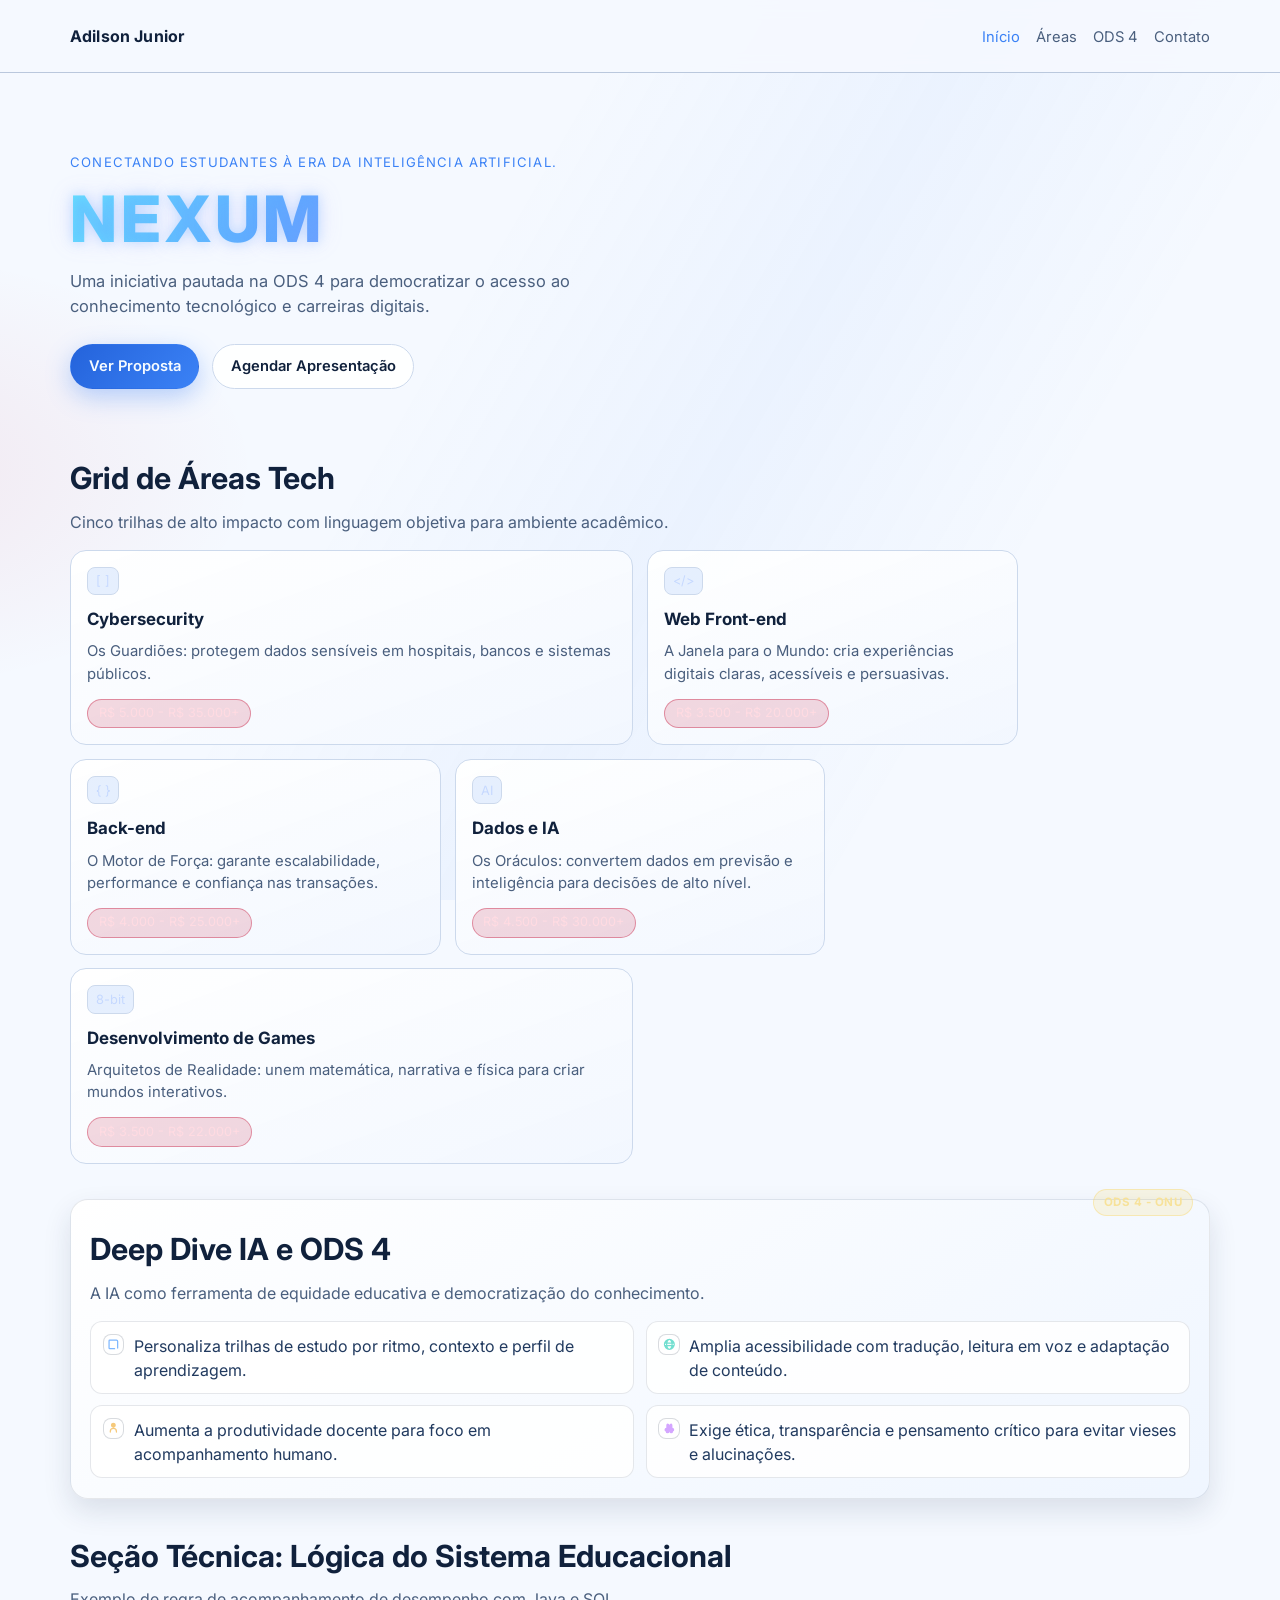
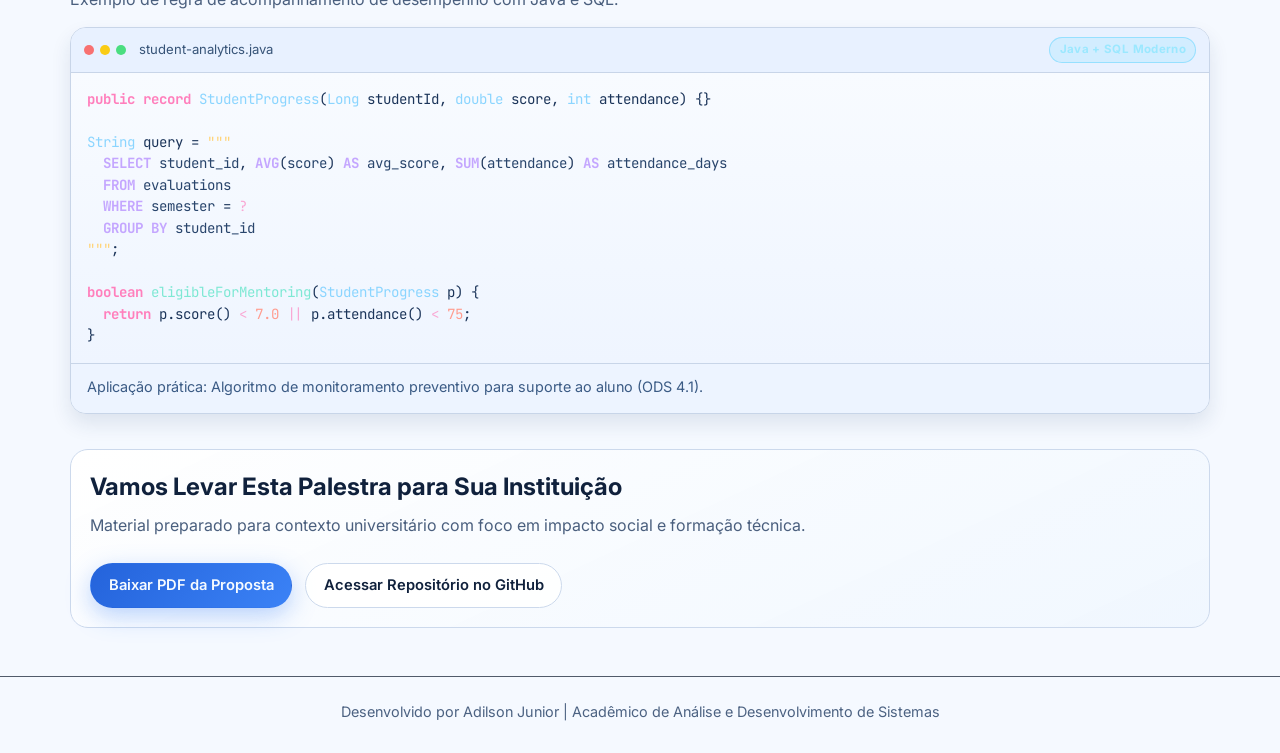
<file: index.html>
<!DOCTYPE html>
<html lang="pt-BR">
<head>
  <meta charset="UTF-8" />
  <meta name="viewport" content="width=device-width, initial-scale=1.0" />
  <title>Tecnologia, IA e ODS 4 | Proposta de Palestra</title>
  <meta name="description" content="Landing page de proposta de palestra universitária sobre tecnologia, IA e ODS 4." />
  <link rel="preconnect" href="https://fonts.googleapis.com" />
  <link rel="preconnect" href="https://fonts.gstatic.com" crossorigin />
  <link href="https://fonts.googleapis.com/css2?family=Fira+Code:wght@400;500;700&family=Inter:wght@400;500;600;700;800&family=JetBrains+Mono:wght@400;500;700&display=swap" rel="stylesheet" />
  <link rel="stylesheet" href="style.css" />
</head>
<body>
  <div class="page-glow" aria-hidden="true"></div>

  <header class="site-header">
    <div class="container header-inner">
      <a class="brand" href="#inicio">Adilson Junior</a>
      <button class="menu-toggle" type="button" aria-expanded="false" aria-controls="menu-principal" aria-label="Abrir menu">
        Menu
      </button>
      <nav aria-label="Menu principal">
        <ul class="menu" id="menu-principal">
          <li><a href="#inicio">Início</a></li>
          <li><a href="#areas">Áreas</a></li>
          <li><a href="#ods4">ODS 4</a></li>
          <li><a href="#contato">Contato</a></li>
        </ul>
      </nav>
    </div>
  </header>

  <main>
    <!-- Hierarquia visual: Hero primeiro para contexto e conversao imediata -->
    <section class="hero container reveal" id="inicio">
      <p class="eyebrow">Conectando estudantes à era da Inteligência Artificial.</p>
      <h1><span class="nexum-word">NEXUM</span></h1>
      <p class="hero-subtitle">
        Uma iniciativa pautada na ODS 4 para democratizar o acesso ao conhecimento tecnológico e carreiras digitais.
      </p>
      <div class="hero-actions">
        <a class="btn btn-primary" id="open-proposta" href="#proposta-detalhada" aria-controls="proposta-detalhada" aria-expanded="false">Ver Proposta</a>
        <a class="btn btn-ghost" href="#contato">Agendar Apresentação</a>
      </div>
    </section>

    <section class="container proposal-shell reveal" id="proposta-detalhada">
      <article class="proposal-paper" aria-label="Proposta detalhada NEXUM">
        <div class="proposal-head">
          <h2>Proposta Detalhada</h2>
          <p>Estrutura orientada por impacto educacional, empregabilidade e competências digitais para o século XXI.</p>
        </div>

        <div class="proposal-pillars">
          <article class="pillar-card">
            <div class="pillar-head">
              <span class="pillar-icon" aria-hidden="true">
                <svg viewBox="0 0 24 24" role="presentation" focusable="false">
                  <path d="M12 3l7.5 3v6c0 4.5-3.1 7.8-7.5 9-4.4-1.2-7.5-4.5-7.5-9V6L12 3zm0 2.2L6.5 7.1V12c0 3.5 2.3 6.2 5.5 7.3 3.2-1.1 5.5-3.8 5.5-7.3V7.1L12 5.2z"/>
                </svg>
              </span>
              <span class="pillar-badge badge-pedagogico">ODS 4 + Ética</span>
            </div>
            <h3>Pedagógico</h3>
            <p>Foco na ODS 4 com práticas inclusivas, aprendizagem ativa e ética na aplicação de IA em contexto educacional.</p>
          </article>

          <article class="pillar-card">
            <div class="pillar-head">
              <span class="pillar-icon" aria-hidden="true">
                <svg viewBox="0 0 24 24" role="presentation" focusable="false">
                  <path d="M9 3h6l1 2h3a2 2 0 012 2v10a2 2 0 01-2 2H5a2 2 0 01-2-2V7a2 2 0 012-2h3l1-2zm0 2l-.6 1.2-.5.8H5v10h14V7h-2.9l-.5-.8L15 5H9zm3 4a3 3 0 110 6 3 3 0 010-6z"/>
                </svg>
              </span>
              <span class="pillar-badge badge-profissional">Mercado e Salários</span>
            </div>
            <h3>Profissional</h3>
            <p>Leitura de mercado e faixas salariais para orientar escolhas de carreira digital com visão estratégica de futuro.</p>
          </article>

          <article class="pillar-card">
            <div class="pillar-head">
              <span class="pillar-icon" aria-hidden="true">
                <svg viewBox="0 0 24 24" role="presentation" focusable="false">
                  <path d="M4 5a2 2 0 012-2h12a2 2 0 012 2v9a2 2 0 01-2 2h-5l-2 3-2-3H6a2 2 0 01-2-2V5zm2 0v9h4.1l1.9 2.8 1.9-2.8H18V5H6zm2.5 3h7v2h-7V8zm0 3h5v2h-5v-2z"/>
                </svg>
              </span>
              <span class="pillar-badge badge-tecnico">Letramento Digital</span>
            </div>
            <h3>Técnico</h3>
            <p>Letramento digital com base prática: lógica, ferramentas de desenvolvimento e uso crítico de plataformas inteligentes.</p>
          </article>
        </div>

        <p class="proposal-highlight">Preparamos o estudante não apenas para consumir tecnologia, mas para liderar a próxima revolução digital.</p>

        <a class="btn btn-primary proposal-cta" href="#contato">Solicitar Cronograma Completo</a>
      </article>
    </section>

    <!-- Hierarquia visual: Bento grid como prova de repertorio tecnico e mercado -->
    <section class="container reveal" id="areas">
      <div class="section-title">
        <h2>Grid de Áreas Tech</h2>
        <p>Cinco trilhas de alto impacto com linguagem objetiva para ambiente acadêmico.</p>
      </div>

      <div class="bento-grid">
        <article class="bento-card bento-lg">
          <span class="card-icon">[ ]</span>
          <h3>Cybersecurity</h3>
          <p>Os Guardiões: protegem dados sensíveis em hospitais, bancos e sistemas públicos.</p>
          <span class="salary-badge">R$ 5.000 - R$ 35.000+</span>
        </article>

        <article class="bento-card">
          <span class="card-icon">&lt;/&gt;</span>
          <h3>Web Front-end</h3>
          <p>A Janela para o Mundo: cria experiências digitais claras, acessíveis e persuasivas.</p>
          <span class="salary-badge">R$ 3.500 - R$ 20.000+</span>
        </article>

        <article class="bento-card">
          <span class="card-icon">{ }</span>
          <h3>Back-end</h3>
          <p>O Motor de Força: garante escalabilidade, performance e confiança nas transações.</p>
          <span class="salary-badge">R$ 4.000 - R$ 25.000+</span>
        </article>

        <article class="bento-card">
          <span class="card-icon">AI</span>
          <h3>Dados e IA</h3>
          <p>Os Oráculos: convertem dados em previsão e inteligência para decisões de alto nível.</p>
          <span class="salary-badge">R$ 4.500 - R$ 30.000+</span>
        </article>

        <article class="bento-card bento-wide">
          <span class="card-icon">8-bit</span>
          <h3>Desenvolvimento de Games</h3>
          <p>Arquitetos de Realidade: unem matemática, narrativa e física para criar mundos interativos.</p>
          <span class="salary-badge">R$ 3.500 - R$ 22.000+</span>
        </article>
      </div>
    </section>

    <!-- Hierarquia visual: bloco estrategico da ODS 4 com profundidade conceitual -->
    <section class="container reveal" id="ods4">
      <article class="deep-dive">
        <span class="ods-badge">ODS 4 - ONU</span>
        <div class="section-title">
          <h2>Deep Dive IA e ODS 4</h2>
          <p>A IA como ferramenta de equidade educativa e democratização do conhecimento.</p>
        </div>
        <ul class="check-list">
          <li>
            <span class="check-icon icon-study" aria-hidden="true">
              <svg viewBox="0 0 24 24" role="presentation" focusable="false">
                <path d="M4 6a2 2 0 0 1 2-2h11a3 3 0 0 1 3 3v11a1 1 0 1 1-2 0V7a1 1 0 0 0-1-1H6v12h8a1 1 0 1 1 0 2H6a2 2 0 0 1-2-2V6z"/>
              </svg>
            </span>
            <span>Personaliza trilhas de estudo por ritmo, contexto e perfil de aprendizagem.</span>
          </li>
          <li>
            <span class="check-icon icon-globe" aria-hidden="true">
              <svg viewBox="0 0 24 24" role="presentation" focusable="false">
                <path d="M12 3a9 9 0 1 1 0 18 9 9 0 0 1 0-18zm0 2c-1.2 0-2.4 1.6-3 4h6c-.6-2.4-1.8-4-3-4zm-3.4 6a16 16 0 0 0 0 2h6.8a16 16 0 0 0 0-2H8.6zm-3.5 0a7 7 0 0 0 0 2h1.5a18 18 0 0 1 0-2H5.1zm12.3 0a18 18 0 0 1 0 2h1.5a7 7 0 0 0 0-2h-1.5zM9 15c.6 2.4 1.8 4 3 4s2.4-1.6 3-4H9z"/>
              </svg>
            </span>
            <span>Amplia acessibilidade com tradução, leitura em voz e adaptação de conteúdo.</span>
          </li>
          <li>
            <span class="check-icon icon-mentor" aria-hidden="true">
              <svg viewBox="0 0 24 24" role="presentation" focusable="false">
                <path d="M12 3a4 4 0 1 1 0 8 4 4 0 0 1 0-8zm-6 14a6 6 0 0 1 12 0v1a1 1 0 1 1-2 0v-1a4 4 0 0 0-8 0v1a1 1 0 1 1-2 0v-1z"/>
              </svg>
            </span>
            <span>Aumenta a produtividade docente para foco em acompanhamento humano.</span>
          </li>
          <li>
            <span class="check-icon icon-brain" aria-hidden="true">
              <svg viewBox="0 0 24 24" role="presentation" focusable="false">
                <path d="M9 4a3 3 0 0 1 3 3v10a3 3 0 1 1-6 0 3 3 0 0 1 1-5.8V7a3 3 0 0 1 2-3zm6 0a3 3 0 0 1 2 3v4.2A3 3 0 0 1 18 17a3 3 0 1 1-6 0V7a3 3 0 0 1 3-3z"/>
              </svg>
            </span>
            <span>Exige ética, transparência e pensamento crítico para evitar vieses e alucinações.</span>
          </li>
        </ul>
      </article>
    </section>

    <!-- Hierarquia visual: evidenciar capacidade tecnica sem quebrar o fluxo da narrativa -->
    <section class="container reveal" id="tecnica">
      <div class="section-title">
        <h2>Seção Técnica: Lógica do Sistema Educacional</h2>
        <p>Exemplo de regra de acompanhamento de desempenho com Java e SQL.</p>
      </div>

      <article class="terminal-card" aria-label="Snippet de código em Java e SQL">
        <div class="terminal-top">
          <span class="terminal-dot"></span><span class="terminal-dot"></span><span class="terminal-dot"></span>
          <p>student-analytics.java</p>
          <span class="code-badge">Java + SQL Moderno</span>
        </div>
        <pre><code><span class="tok-key">public</span> <span class="tok-key">record</span> <span class="tok-type">StudentProgress</span>(<span class="tok-type">Long</span> studentId, <span class="tok-type">double</span> score, <span class="tok-type">int</span> attendance) {}

<span class="tok-type">String</span> query = <span class="tok-str">"""</span>
  <span class="tok-sql-key">SELECT</span> <span class="tok-var">student_id</span>, <span class="tok-sql-key">AVG</span>(<span class="tok-var">score</span>) <span class="tok-sql-key">AS</span> <span class="tok-var">avg_score</span>, <span class="tok-sql-key">SUM</span>(<span class="tok-var">attendance</span>) <span class="tok-sql-key">AS</span> <span class="tok-var">attendance_days</span>
  <span class="tok-sql-key">FROM</span> <span class="tok-var">evaluations</span>
  <span class="tok-sql-key">WHERE</span> <span class="tok-var">semester</span> = <span class="tok-op">?</span>
  <span class="tok-sql-key">GROUP BY</span> <span class="tok-var">student_id</span>
<span class="tok-str">"""</span>;

<span class="tok-key">boolean</span> <span class="tok-fn">eligibleForMentoring</span>(<span class="tok-type">StudentProgress</span> p) {
  <span class="tok-key">return</span> p.score() <span class="tok-op">&lt;</span> <span class="tok-num">7.0</span> <span class="tok-op">||</span> p.attendance() <span class="tok-op">&lt;</span> <span class="tok-num">75</span>;
}</code></pre>
        <p class="code-legend">Aplicação prática: Algoritmo de monitoramento preventivo para suporte ao aluno (ODS 4.1).</p>
      </article>
    </section>

    <section class="container reveal" id="contato">
      <article class="cta-final">
        <h2>Vamos Levar Esta Palestra para Sua Instituição</h2>
        <p>Material preparado para contexto universitário com foco em impacto social e formação técnica.</p>
        <div class="hero-actions">
          <a class="btn btn-primary" href="#">Baixar PDF da Proposta</a>
          <a class="btn btn-ghost" href="#">Acessar Repositório no GitHub</a>
        </div>
      </article>
    </section>
  </main>

  <footer class="site-footer">
    <div class="container">
      <p>Desenvolvido por Adilson Junior | Acadêmico de Análise e Desenvolvimento de Sistemas</p>
    </div>
  </footer>

  <script src="script.js"></script>
</body>
</html>
</file>
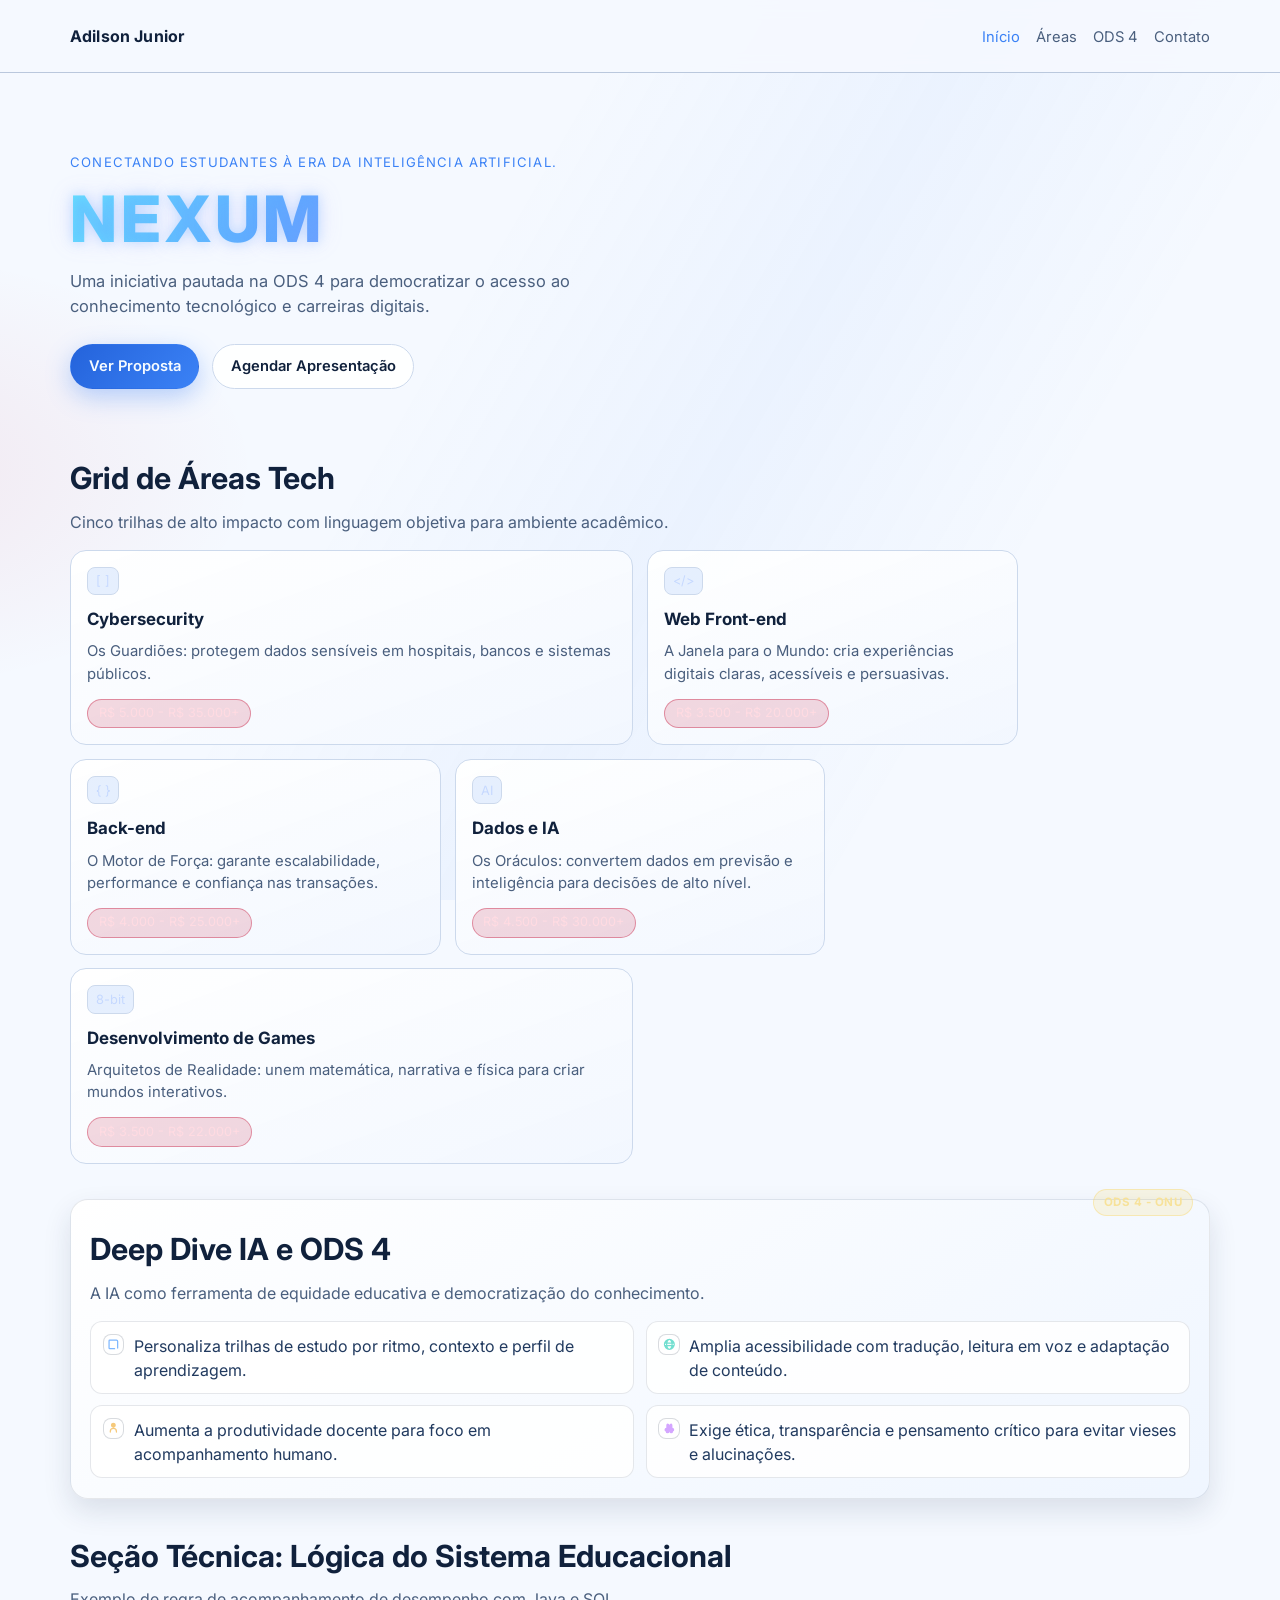
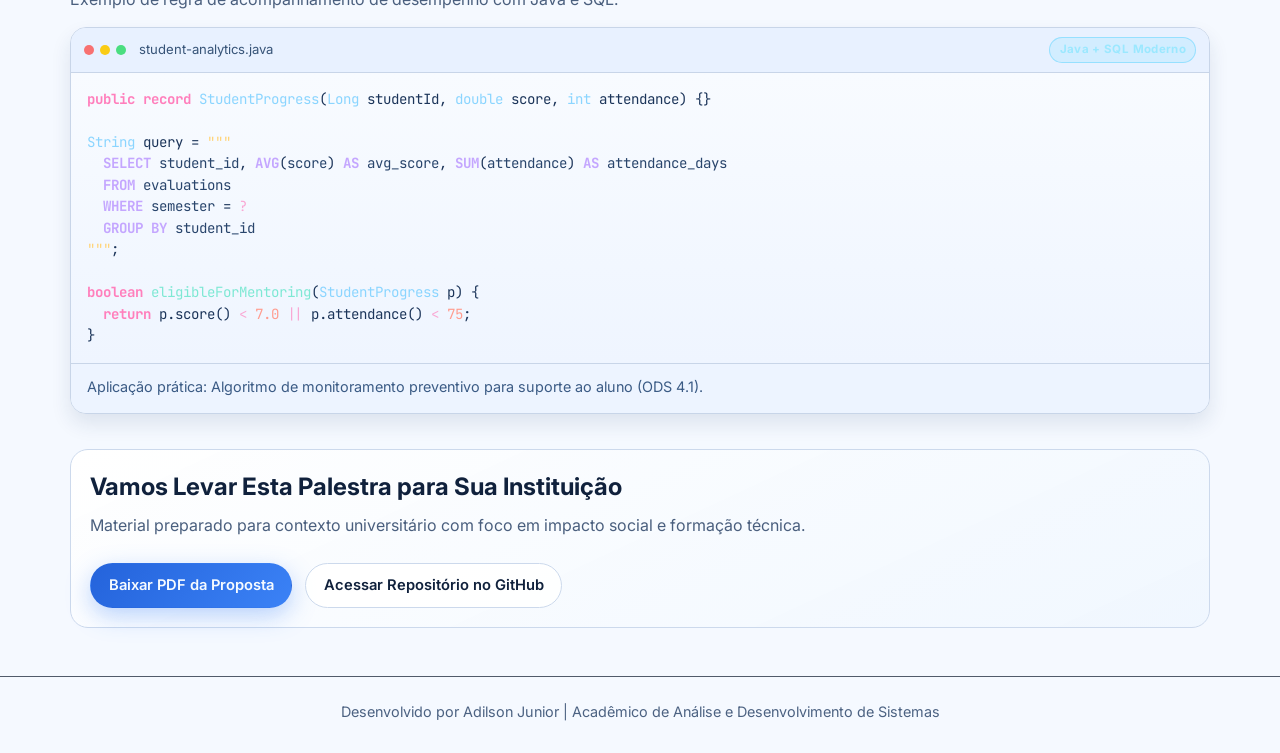
<file: docs/index.html>
<!DOCTYPE html>
<html lang="pt-BR">
<head>
  <meta charset="UTF-8" />
  <meta name="viewport" content="width=device-width, initial-scale=1.0" />
  <title>Tecnologia, IA e ODS 4 | Proposta de Palestra</title>
  <meta name="description" content="Landing page de proposta de palestra universitária sobre tecnologia, IA e ODS 4." />
  <link rel="preconnect" href="https://fonts.googleapis.com" />
  <link rel="preconnect" href="https://fonts.gstatic.com" crossorigin />
  <link href="https://fonts.googleapis.com/css2?family=Fira+Code:wght@400;500;700&family=Inter:wght@400;500;600;700;800&family=JetBrains+Mono:wght@400;500;700&display=swap" rel="stylesheet" />
  <link rel="stylesheet" href="style.css" />
</head>
<body>
  <div class="page-glow" aria-hidden="true"></div>

  <header class="site-header">
    <div class="container header-inner">
      <a class="brand" href="#inicio">Adilson Junior</a>
      <button class="menu-toggle" type="button" aria-expanded="false" aria-controls="menu-principal" aria-label="Abrir menu">
        Menu
      </button>
      <nav aria-label="Menu principal">
        <ul class="menu" id="menu-principal">
          <li><a href="#inicio">Início</a></li>
          <li><a href="#areas">Áreas</a></li>
          <li><a href="#ods4">ODS 4</a></li>
          <li><a href="#contato">Contato</a></li>
        </ul>
      </nav>
    </div>
  </header>

  <main>
    <!-- Hierarquia visual: Hero primeiro para contexto e conversao imediata -->
    <section class="hero container reveal" id="inicio">
      <p class="eyebrow">Conectando estudantes à era da Inteligência Artificial.</p>
      <h1><span class="nexum-word">NEXUM</span></h1>
      <p class="hero-subtitle">
        Uma iniciativa pautada na ODS 4 para democratizar o acesso ao conhecimento tecnológico e carreiras digitais.
      </p>
      <div class="hero-actions">
        <a class="btn btn-primary" id="open-proposta" href="#proposta-detalhada" aria-controls="proposta-detalhada" aria-expanded="false">Ver Proposta</a>
        <a class="btn btn-ghost" href="#contato">Agendar Apresentação</a>
      </div>
    </section>

    <section class="container proposal-shell reveal" id="proposta-detalhada">
      <article class="proposal-paper" aria-label="Proposta detalhada NEXUM">
        <div class="proposal-head">
          <h2>Proposta Detalhada</h2>
          <p>Estrutura orientada por impacto educacional, empregabilidade e competências digitais para o século XXI.</p>
        </div>

        <div class="proposal-pillars">
          <article class="pillar-card">
            <div class="pillar-head">
              <span class="pillar-icon" aria-hidden="true">
                <svg viewBox="0 0 24 24" role="presentation" focusable="false">
                  <path d="M12 3l7.5 3v6c0 4.5-3.1 7.8-7.5 9-4.4-1.2-7.5-4.5-7.5-9V6L12 3zm0 2.2L6.5 7.1V12c0 3.5 2.3 6.2 5.5 7.3 3.2-1.1 5.5-3.8 5.5-7.3V7.1L12 5.2z"/>
                </svg>
              </span>
              <span class="pillar-badge badge-pedagogico">ODS 4 + Ética</span>
            </div>
            <h3>Pedagógico</h3>
            <p>Foco na ODS 4 com práticas inclusivas, aprendizagem ativa e ética na aplicação de IA em contexto educacional.</p>
          </article>

          <article class="pillar-card">
            <div class="pillar-head">
              <span class="pillar-icon" aria-hidden="true">
                <svg viewBox="0 0 24 24" role="presentation" focusable="false">
                  <path d="M9 3h6l1 2h3a2 2 0 012 2v10a2 2 0 01-2 2H5a2 2 0 01-2-2V7a2 2 0 012-2h3l1-2zm0 2l-.6 1.2-.5.8H5v10h14V7h-2.9l-.5-.8L15 5H9zm3 4a3 3 0 110 6 3 3 0 010-6z"/>
                </svg>
              </span>
              <span class="pillar-badge badge-profissional">Mercado e Salários</span>
            </div>
            <h3>Profissional</h3>
            <p>Leitura de mercado e faixas salariais para orientar escolhas de carreira digital com visão estratégica de futuro.</p>
          </article>

          <article class="pillar-card">
            <div class="pillar-head">
              <span class="pillar-icon" aria-hidden="true">
                <svg viewBox="0 0 24 24" role="presentation" focusable="false">
                  <path d="M4 5a2 2 0 012-2h12a2 2 0 012 2v9a2 2 0 01-2 2h-5l-2 3-2-3H6a2 2 0 01-2-2V5zm2 0v9h4.1l1.9 2.8 1.9-2.8H18V5H6zm2.5 3h7v2h-7V8zm0 3h5v2h-5v-2z"/>
                </svg>
              </span>
              <span class="pillar-badge badge-tecnico">Letramento Digital</span>
            </div>
            <h3>Técnico</h3>
            <p>Letramento digital com base prática: lógica, ferramentas de desenvolvimento e uso crítico de plataformas inteligentes.</p>
          </article>
        </div>

        <p class="proposal-highlight">Preparamos o estudante não apenas para consumir tecnologia, mas para liderar a próxima revolução digital.</p>

        <a class="btn btn-primary proposal-cta" href="#contato">Solicitar Cronograma Completo</a>
      </article>
    </section>

    <!-- Hierarquia visual: Bento grid como prova de repertorio tecnico e mercado -->
    <section class="container reveal" id="areas">
      <div class="section-title">
        <h2>Grid de Áreas Tech</h2>
        <p>Cinco trilhas de alto impacto com linguagem objetiva para ambiente acadêmico.</p>
      </div>

      <div class="bento-grid">
        <article class="bento-card bento-lg">
          <span class="card-icon">[ ]</span>
          <h3>Cybersecurity</h3>
          <p>Os Guardiões: protegem dados sensíveis em hospitais, bancos e sistemas públicos.</p>
          <span class="salary-badge">R$ 5.000 - R$ 35.000+</span>
        </article>

        <article class="bento-card">
          <span class="card-icon">&lt;/&gt;</span>
          <h3>Web Front-end</h3>
          <p>A Janela para o Mundo: cria experiências digitais claras, acessíveis e persuasivas.</p>
          <span class="salary-badge">R$ 3.500 - R$ 20.000+</span>
        </article>

        <article class="bento-card">
          <span class="card-icon">{ }</span>
          <h3>Back-end</h3>
          <p>O Motor de Força: garante escalabilidade, performance e confiança nas transações.</p>
          <span class="salary-badge">R$ 4.000 - R$ 25.000+</span>
        </article>

        <article class="bento-card">
          <span class="card-icon">AI</span>
          <h3>Dados e IA</h3>
          <p>Os Oráculos: convertem dados em previsão e inteligência para decisões de alto nível.</p>
          <span class="salary-badge">R$ 4.500 - R$ 30.000+</span>
        </article>

        <article class="bento-card bento-wide">
          <span class="card-icon">8-bit</span>
          <h3>Desenvolvimento de Games</h3>
          <p>Arquitetos de Realidade: unem matemática, narrativa e física para criar mundos interativos.</p>
          <span class="salary-badge">R$ 3.500 - R$ 22.000+</span>
        </article>
      </div>
    </section>

    <!-- Hierarquia visual: bloco estrategico da ODS 4 com profundidade conceitual -->
    <section class="container reveal" id="ods4">
      <article class="deep-dive">
        <span class="ods-badge">ODS 4 - ONU</span>
        <div class="section-title">
          <h2>Deep Dive IA e ODS 4</h2>
          <p>A IA como ferramenta de equidade educativa e democratização do conhecimento.</p>
        </div>
        <ul class="check-list">
          <li>
            <span class="check-icon icon-study" aria-hidden="true">
              <svg viewBox="0 0 24 24" role="presentation" focusable="false">
                <path d="M4 6a2 2 0 0 1 2-2h11a3 3 0 0 1 3 3v11a1 1 0 1 1-2 0V7a1 1 0 0 0-1-1H6v12h8a1 1 0 1 1 0 2H6a2 2 0 0 1-2-2V6z"/>
              </svg>
            </span>
            <span>Personaliza trilhas de estudo por ritmo, contexto e perfil de aprendizagem.</span>
          </li>
          <li>
            <span class="check-icon icon-globe" aria-hidden="true">
              <svg viewBox="0 0 24 24" role="presentation" focusable="false">
                <path d="M12 3a9 9 0 1 1 0 18 9 9 0 0 1 0-18zm0 2c-1.2 0-2.4 1.6-3 4h6c-.6-2.4-1.8-4-3-4zm-3.4 6a16 16 0 0 0 0 2h6.8a16 16 0 0 0 0-2H8.6zm-3.5 0a7 7 0 0 0 0 2h1.5a18 18 0 0 1 0-2H5.1zm12.3 0a18 18 0 0 1 0 2h1.5a7 7 0 0 0 0-2h-1.5zM9 15c.6 2.4 1.8 4 3 4s2.4-1.6 3-4H9z"/>
              </svg>
            </span>
            <span>Amplia acessibilidade com tradução, leitura em voz e adaptação de conteúdo.</span>
          </li>
          <li>
            <span class="check-icon icon-mentor" aria-hidden="true">
              <svg viewBox="0 0 24 24" role="presentation" focusable="false">
                <path d="M12 3a4 4 0 1 1 0 8 4 4 0 0 1 0-8zm-6 14a6 6 0 0 1 12 0v1a1 1 0 1 1-2 0v-1a4 4 0 0 0-8 0v1a1 1 0 1 1-2 0v-1z"/>
              </svg>
            </span>
            <span>Aumenta a produtividade docente para foco em acompanhamento humano.</span>
          </li>
          <li>
            <span class="check-icon icon-brain" aria-hidden="true">
              <svg viewBox="0 0 24 24" role="presentation" focusable="false">
                <path d="M9 4a3 3 0 0 1 3 3v10a3 3 0 1 1-6 0 3 3 0 0 1 1-5.8V7a3 3 0 0 1 2-3zm6 0a3 3 0 0 1 2 3v4.2A3 3 0 0 1 18 17a3 3 0 1 1-6 0V7a3 3 0 0 1 3-3z"/>
              </svg>
            </span>
            <span>Exige ética, transparência e pensamento crítico para evitar vieses e alucinações.</span>
          </li>
        </ul>
      </article>
    </section>

    <!-- Hierarquia visual: evidenciar capacidade tecnica sem quebrar o fluxo da narrativa -->
    <section class="container reveal" id="tecnica">
      <div class="section-title">
        <h2>Seção Técnica: Lógica do Sistema Educacional</h2>
        <p>Exemplo de regra de acompanhamento de desempenho com Java e SQL.</p>
      </div>

      <article class="terminal-card" aria-label="Snippet de código em Java e SQL">
        <div class="terminal-top">
          <span class="terminal-dot"></span><span class="terminal-dot"></span><span class="terminal-dot"></span>
          <p>student-analytics.java</p>
          <span class="code-badge">Java + SQL Moderno</span>
        </div>
        <pre><code><span class="tok-key">public</span> <span class="tok-key">record</span> <span class="tok-type">StudentProgress</span>(<span class="tok-type">Long</span> studentId, <span class="tok-type">double</span> score, <span class="tok-type">int</span> attendance) {}

<span class="tok-type">String</span> query = <span class="tok-str">"""</span>
  <span class="tok-sql-key">SELECT</span> <span class="tok-var">student_id</span>, <span class="tok-sql-key">AVG</span>(<span class="tok-var">score</span>) <span class="tok-sql-key">AS</span> <span class="tok-var">avg_score</span>, <span class="tok-sql-key">SUM</span>(<span class="tok-var">attendance</span>) <span class="tok-sql-key">AS</span> <span class="tok-var">attendance_days</span>
  <span class="tok-sql-key">FROM</span> <span class="tok-var">evaluations</span>
  <span class="tok-sql-key">WHERE</span> <span class="tok-var">semester</span> = <span class="tok-op">?</span>
  <span class="tok-sql-key">GROUP BY</span> <span class="tok-var">student_id</span>
<span class="tok-str">"""</span>;

<span class="tok-key">boolean</span> <span class="tok-fn">eligibleForMentoring</span>(<span class="tok-type">StudentProgress</span> p) {
  <span class="tok-key">return</span> p.score() <span class="tok-op">&lt;</span> <span class="tok-num">7.0</span> <span class="tok-op">||</span> p.attendance() <span class="tok-op">&lt;</span> <span class="tok-num">75</span>;
}</code></pre>
        <p class="code-legend">Aplicação prática: Algoritmo de monitoramento preventivo para suporte ao aluno (ODS 4.1).</p>
      </article>
    </section>

    <section class="container reveal" id="contato">
      <article class="cta-final">
        <h2>Vamos Levar Esta Palestra para Sua Instituição</h2>
        <p>Material preparado para contexto universitário com foco em impacto social e formação técnica.</p>
        <div class="hero-actions">
          <a class="btn btn-primary" href="#">Baixar PDF da Proposta</a>
          <a class="btn btn-ghost" href="#">Acessar Repositório no GitHub</a>
        </div>
      </article>
    </section>
  </main>

  <footer class="site-footer">
    <div class="container">
      <p>Desenvolvido por Adilson Junior | Acadêmico de Análise e Desenvolvimento de Sistemas</p>
    </div>
  </footer>

  <script src="script.js"></script>
</body>
</html>
</file>
<file: style.css>
:root {
  color-scheme: dark light;
  --bg: #0d1117;
  --bg-soft: #111827;
  --surface: #161b22;
  --surface-2: #1c2430;
  --text: #e6edf3;
  --text-dim: #9ea7b3;
  --blue: #3b82f6;
  --blue-soft: rgba(59, 130, 246, 0.16);
  --ods4: #c5193d;
  --line: #283445;
}

* {
  box-sizing: border-box;
}

html {
  scroll-behavior: smooth;
}

html,
body {
  max-width: 100%;
}

body {
  margin: 0;
  min-height: 100vh;
  font-family: "Inter", "Roboto", sans-serif;
  color: var(--text);
  background: radial-gradient(900px 500px at 85% -15%, rgba(59, 130, 246, 0.2), transparent 60%),
    radial-gradient(700px 400px at -10% 20%, rgba(197, 25, 61, 0.14), transparent 55%),
    var(--bg);
  line-height: 1.5;
  overflow-x: hidden;
}

.page-glow {
  position: fixed;
  inset: 0;
  pointer-events: none;
  background: linear-gradient(120deg, transparent 35%, rgba(59, 130, 246, 0.05) 55%, transparent 75%);
  z-index: -1;
}

.container {
  width: min(1140px, calc(100% - 2rem));
  margin-inline: auto;
}

/* Hierarquia visual primária: header limpo para navegação rápida */
.site-header {
  position: sticky;
  top: 0;
  z-index: 10;
  border-bottom: 1px solid rgba(40, 52, 69, 0.7);
  background: rgba(13, 17, 23, 0.85);
  backdrop-filter: blur(8px);
}

.header-inner {
  display: flex;
  justify-content: space-between;
  align-items: center;
  min-height: 72px;
}

.brand {
  color: var(--text);
  text-decoration: none;
  font-weight: 700;
  letter-spacing: 0.01em;
}

.menu-toggle {
  display: none;
  border: 1px solid var(--line);
  background: rgba(22, 27, 34, 0.9);
  color: var(--text);
  border-radius: 10px;
  padding: 0.38rem 0.62rem;
  font-size: 0.84rem;
  font-weight: 600;
  cursor: pointer;
}

.menu {
  list-style: none;
  display: flex;
  gap: 1rem;
  margin: 0;
  padding: 0;
}

.menu a {
  color: var(--text-dim);
  text-decoration: none;
  font-size: 0.92rem;
  transition: color 0.2s ease;
}

.menu a:hover,
.menu a.active {
  color: var(--blue);
}

/* Hierarquia visual secundária: hero com mensagem e CTA */
.hero {
  padding: 5rem 0 2rem;
}

.eyebrow {
  margin: 0;
  font-size: 0.82rem;
  color: var(--blue);
  text-transform: uppercase;
  letter-spacing: 0.09em;
}

h1,
h2,
h3,
p {
  margin: 0;
}

h1 {
  margin-top: 0.7rem;
  font-size: clamp(2rem, 5.4vw, 4rem);
  line-height: 1.08;
  max-width: 16ch;
}

.nexum-word {
  display: inline-block;
  letter-spacing: 0.06em;
  font-weight: 800;
  background: linear-gradient(120deg, #66e7ff 0%, #5da9ff 45%, #9b8cff 78%, #66e7ff 100%);
  background-size: 180% 180%;
  -webkit-background-clip: text;
  background-clip: text;
  -webkit-text-fill-color: transparent;
  color: transparent;
  text-shadow: 0 0 12px rgba(93, 169, 255, 0.35), 0 0 26px rgba(155, 140, 255, 0.2);
}

.hero-subtitle {
  margin-top: 1rem;
  color: var(--text-dim);
  max-width: 60ch;
  font-size: 1.03rem;
}

.hero-actions {
  margin-top: 1.6rem;
  display: flex;
  flex-wrap: wrap;
  gap: 0.8rem;
}

.proposal-shell {
  margin-top: -0.4rem;
}

.js-ready .proposal-shell {
  display: none;
}

.js-ready .proposal-shell.is-open {
  display: block;
}

.proposal-paper {
  border: 1px solid #d8e6f9;
  border-radius: 18px;
  padding: 1.55rem;
  background: linear-gradient(170deg, #fbfdff 0%, #f0f6ff 100%);
  color: #13233d;
  box-shadow: 0 14px 40px rgba(7, 17, 34, 0.22);
}

.proposal-head {
  margin-bottom: 1.1rem;
}

.proposal-head h2 {
  margin-bottom: 0.55rem;
}

.proposal-head p {
  margin-top: 0;
  color: #3b4d68;
  line-height: 1.58;
}

.proposal-pillars {
  margin-top: 0;
  display: grid;
  grid-template-columns: repeat(3, minmax(0, 1fr));
  gap: 0.95rem;
}

.pillar-card {
  border: 1px solid #cfdcf0;
  border-radius: 14px;
  padding: 1rem;
  background: #ffffff;
  transition: border-color 0.2s ease, background-color 0.2s ease, box-shadow 0.2s ease, transform 0.2s ease;
}

.pillar-card:hover {
  border-color: #aac4e9;
  background: #f7fbff;
  box-shadow: 0 10px 20px rgba(25, 49, 83, 0.08);
  transform: translateY(-2px);
}

.pillar-head {
  display: flex;
  align-items: center;
  justify-content: space-between;
  gap: 0.55rem;
}

.pillar-icon {
  display: inline-flex;
  align-items: center;
  justify-content: center;
  width: 2rem;
  height: 2rem;
  border-radius: 10px;
  border: 1px solid #bfd2ec;
  background: #edf5ff;
  color: #2b4b73;
}

.pillar-icon svg {
  width: 1.1rem;
  height: 1.1rem;
  fill: currentColor;
}

.pillar-badge {
  display: inline-flex;
  align-items: center;
  justify-content: center;
  border-radius: 999px;
  padding: 0.2rem 0.62rem;
  font-size: 0.72rem;
  font-weight: 700;
  letter-spacing: 0.03em;
  border: 1px solid transparent;
  white-space: nowrap;
}

.badge-pedagogico {
  color: #1f5b37;
  background: #e6f7ec;
  border-color: #bfe8cd;
}

.badge-profissional {
  color: #274b7a;
  background: #e8f2ff;
  border-color: #bed8fa;
}

.badge-tecnico {
  color: #5a2a7a;
  background: #f4e9ff;
  border-color: #d9befa;
}

.pillar-card h3 {
  margin-top: 0.75rem;
  color: #172a46;
  font-size: 1.03rem;
}

.pillar-card p {
  margin-top: 0.55rem;
  color: #445a78;
  font-size: 0.92rem;
  line-height: 1.58;
}

.proposal-highlight {
  margin-top: 1.2rem;
  border-left: 4px solid #2463db;
  padding: 0.85rem 0.95rem;
  border-radius: 8px;
  background: #eaf3ff;
  color: #0f2a4a;
  font-weight: 600;
  line-height: 1.55;
}

.proposal-cta {
  margin-top: 1.05rem;
}

.btn {
  display: inline-flex;
  align-items: center;
  justify-content: center;
  text-decoration: none;
  border-radius: 999px;
  padding: 0.65rem 1.1rem;
  font-weight: 600;
  font-size: 0.92rem;
  transition: transform 0.2s ease, box-shadow 0.2s ease, border-color 0.2s ease;
}

.btn:hover {
  transform: translateY(-2px);
}

.btn-primary {
  color: #f6fbff;
  border: 1px solid transparent;
  background: linear-gradient(130deg, #2463db, #3b82f6);
  box-shadow: 0 8px 24px rgba(59, 130, 246, 0.35);
}

.btn-ghost {
  color: var(--text);
  border: 1px solid var(--line);
  background: rgba(22, 27, 34, 0.85);
}

main {
  display: grid;
  gap: 2.2rem;
  padding-bottom: 3rem;
}

main,
section,
article,
.bento-grid,
.bento-card,
.deep-dive,
.cta-final {
  min-width: 0;
}

.section-title {
  margin-bottom: 1rem;
}

.section-title h2 {
  font-size: clamp(1.25rem, 2.7vw, 1.9rem);
}

.section-title p {
  margin-top: 0.5rem;
  color: var(--text-dim);
}

/* Bento Grid com variações para ritmo visual */
.bento-grid {
  display: grid;
  gap: 0.85rem;
  grid-template-columns: repeat(12, minmax(0, 1fr));
}

.bento-card {
  grid-column: span 4;
  border: 1px solid var(--line);
  border-radius: 16px;
  padding: 1rem;
  background: linear-gradient(150deg, rgba(28, 36, 48, 0.92), rgba(22, 27, 34, 0.95));
  position: relative;
  overflow: hidden;
}

.bento-card::after {
  content: "";
  position: absolute;
  inset: 0;
  background: linear-gradient(140deg, rgba(59, 130, 246, 0.08), transparent 42%, rgba(197, 25, 61, 0.08));
  opacity: 0;
  transition: opacity 0.2s ease;
}

.bento-card:hover::after {
  opacity: 1;
}

.bento-lg {
  grid-column: span 6;
}

.bento-wide {
  grid-column: span 6;
}

.card-icon {
  display: inline-block;
  padding: 0.22rem 0.5rem;
  border-radius: 8px;
  border: 1px solid var(--line);
  color: #c6d9ff;
  font-size: 0.8rem;
  background: var(--blue-soft);
}

.bento-card h3 {
  margin-top: 0.75rem;
  font-size: 1.06rem;
}

.bento-card p {
  margin-top: 0.5rem;
  color: var(--text-dim);
  font-size: 0.93rem;
}

.salary-badge {
  margin-top: 0.85rem;
  display: inline-flex;
  border-radius: 999px;
  padding: 0.28rem 0.68rem;
  font-size: 0.79rem;
  color: #ffdbe2;
  border: 1px solid rgba(197, 25, 61, 0.4);
  background: rgba(197, 25, 61, 0.16);
}

.deep-dive {
  position: relative;
  border: 1px solid #ffffff10;
  border-radius: 18px;
  padding: 1.5rem 1.2rem 1.2rem;
  background: linear-gradient(145deg, rgba(18, 31, 46, 0.82), rgba(16, 22, 34, 0.74));
  backdrop-filter: blur(8px);
  box-shadow: 0 14px 30px rgba(8, 14, 24, 0.35);
}

.deep-dive .section-title h2 {
  margin-top: 0.2rem;
}

.ods-badge {
  position: absolute;
  top: -0.72rem;
  right: 1rem;
  display: inline-flex;
  align-items: center;
  justify-content: center;
  padding: 0.24rem 0.62rem;
  border-radius: 999px;
  border: 1px solid rgba(249, 211, 89, 0.35);
  background: rgba(249, 211, 89, 0.16);
  color: #f7e29a;
  font-size: 0.72rem;
  font-weight: 700;
  letter-spacing: 0.04em;
}

.check-list {
  margin: 1rem 0 0;
  padding: 0;
  list-style: none;
  display: grid;
  grid-template-columns: repeat(2, minmax(0, 1fr));
  gap: 0.7rem;
}

.check-list li {
  display: flex;
  align-items: flex-start;
  gap: 0.58rem;
  padding: 0.72rem;
  border: 1px solid rgba(255, 255, 255, 0.08);
  border-radius: 12px;
  background: rgba(10, 18, 30, 0.38);
  color: #d6e0ea;
  line-height: 1.5;
}

.check-list li > span:last-child {
  flex: 1;
  min-width: 0;
}

.check-icon {
  flex: 0 0 auto;
  display: inline-flex;
  width: 1.35rem;
  height: 1.35rem;
  align-items: center;
  justify-content: center;
  border-radius: 8px;
  border: 1px solid rgba(255, 255, 255, 0.14);
  background: rgba(255, 255, 255, 0.06);
}

.check-icon svg {
  width: 0.92rem;
  height: 0.92rem;
  fill: currentColor;
}

.icon-study {
  color: #7db7ff;
}

.icon-globe {
  color: #72dfd0;
}

.icon-mentor {
  color: #f6c97a;
}

.icon-brain {
  color: #d4a6ff;
}

.terminal-card {
  border: 1px solid var(--line);
  border-radius: 16px;
  overflow: hidden;
  background: #0b1016;
  box-shadow: 0 12px 26px rgba(3, 8, 15, 0.35);
}

.terminal-top {
  display: flex;
  align-items: center;
  gap: 0.4rem;
  padding: 0.55rem 0.8rem;
  border-bottom: 1px solid #223043;
  background: #121a25;
}

.terminal-top .terminal-dot {
  width: 0.62rem;
  height: 0.62rem;
  border-radius: 50%;
}

.terminal-top .terminal-dot:nth-child(1) {
  background: #f87171;
}

.terminal-top .terminal-dot:nth-child(2) {
  background: #facc15;
}

.terminal-top .terminal-dot:nth-child(3) {
  background: #4ade80;
}

.terminal-top p {
  margin-left: 0.4rem;
  color: #9fb2cb;
  font-size: 0.82rem;
}

.code-badge {
  margin-left: auto;
  display: inline-flex;
  align-items: center;
  justify-content: center;
  padding: 0.2rem 0.58rem;
  border-radius: 999px;
  border: 1px solid rgba(79, 209, 255, 0.45);
  background: rgba(79, 209, 255, 0.14);
  color: #9be8ff;
  font-size: 0.72rem;
  font-weight: 700;
  letter-spacing: 0.03em;
  white-space: nowrap;
}

pre {
  margin: 0;
  padding: 1rem;
  overflow-x: auto;
  max-width: 100%;
  background: linear-gradient(180deg, #0b121c 0%, #091018 100%);
}

code {
  color: #d5e6ff;
  font-family: "JetBrains Mono", "Fira Code", Consolas, "Courier New", monospace;
  font-size: 0.88rem;
  line-height: 1.5;
  font-variant-ligatures: contextual;
}

.tok-key {
  color: #ff7fbc;
  font-weight: 700;
}

.tok-type {
  color: #8bd5ff;
}

.tok-fn {
  color: #7ee8d4;
}

.tok-str {
  color: #ffd479;
}

.tok-op {
  color: #f9a8d4;
}

.tok-num {
  color: #ff9c8f;
}

.tok-sql-key {
  color: #c4a6ff;
  font-weight: 700;
}

.tok-var {
  color: #c2d7f2;
}

.code-legend {
  margin: 0;
  padding: 0.78rem 1rem 0.95rem;
  border-top: 1px solid rgba(38, 56, 82, 0.9);
  background: #0d1520;
  color: #9eb9d8;
  font-size: 0.9rem;
  line-height: 1.5;
}

.cta-final {
  border: 1px solid var(--line);
  border-radius: 18px;
  padding: 1.2rem;
  background: linear-gradient(150deg, rgba(18, 31, 49, 0.9), rgba(31, 17, 28, 0.92));
}

.cta-final p {
  margin-top: 0.5rem;
  color: var(--text-dim);
}

.site-footer {
  border-top: 1px solid rgba(40, 52, 69, 0.8);
  padding: 1.5rem 0 2.2rem;
}

.site-footer p {
  color: #b0bdcc;
  text-align: center;
  font-size: 0.9rem;
}

.reveal {
  opacity: 0;
  transform: translateY(14px);
  transition: opacity 0.55s ease, transform 0.55s ease;
}

.reveal.show {
  opacity: 1;
  transform: translateY(0);
}

@media (max-width: 980px) {
  .bento-card,
  .bento-lg,
  .bento-wide {
    grid-column: span 6;
  }

  .proposal-pillars {
    grid-template-columns: repeat(2, minmax(0, 1fr));
  }
}

@media (max-width: 700px) {
  .header-inner {
    min-height: 64px;
    flex-wrap: wrap;
    padding: 0.6rem 0;
    gap: 0.6rem;
  }

  .brand {
    font-size: 0.95rem;
  }

  .menu-toggle {
    display: none;
  }

  .site-header nav {
    width: 100%;
  }

  .menu {
    display: flex;
    width: 100%;
    flex-direction: column;
    gap: 0.35rem;
    padding: 0.3rem 0 0.15rem;
  }

  .site-header.menu-collapsible .menu-toggle {
    display: inline-flex;
    align-items: center;
    justify-content: center;
    margin-left: auto;
  }

  .site-header.menu-collapsible .menu {
    display: none;
  }

  .site-header.menu-collapsible.menu-open .menu {
    display: flex;
  }

  .menu a {
    font-size: 0.84rem;
    display: block;
    width: 100%;
    padding: 0.4rem 0.2rem;
  }

  .proposal-pillars {
    grid-template-columns: 1fr;
  }

  .proposal-paper {
    padding: 1rem;
  }

  .pillar-head {
    flex-wrap: wrap;
  }

  .pillar-badge {
    white-space: normal;
  }

  .proposal-cta {
    width: 100%;
  }

  .hero {
    padding: 3.6rem 0 1.4rem;
  }

  h1 {
    font-size: clamp(1.72rem, 10vw, 2.7rem);
    max-width: 12ch;
  }

  .nexum-word {
    letter-spacing: 0.04em;
    text-shadow: 0 0 10px rgba(93, 169, 255, 0.32), 0 0 20px rgba(155, 140, 255, 0.18);
  }

  .hero-subtitle {
    font-size: 0.98rem;
  }

  .hero-actions {
    width: 100%;
  }

  .btn {
    width: 100%;
  }

  .bento-card,
  .bento-lg,
  .bento-wide {
    grid-column: span 12;
  }

  .bento-grid {
    gap: 0.7rem;
  }

  .bento-card {
    padding: 0.9rem;
  }

  .section-title h2 {
    font-size: clamp(1.15rem, 6vw, 1.55rem);
  }

  .section-title p,
  .bento-card p,
  .cta-final p {
    font-size: 0.95rem;
  }

  .check-list {
    grid-template-columns: 1fr;
  }

  .deep-dive {
    padding: 1.15rem 1rem 1rem;
  }

  .ods-badge {
    position: static;
    margin-bottom: 0.55rem;
    align-self: flex-start;
    font-size: 0.67rem;
    padding: 0.2rem 0.5rem;
  }

  .cta-final {
    padding: 1rem;
  }

  .terminal-top {
    padding: 0.5rem 0.65rem;
    flex-wrap: wrap;
    row-gap: 0.35rem;
  }

  .terminal-top p {
    font-size: 0.76rem;
    margin-left: 0.25rem;
    flex: 1 1 auto;
    min-width: 0;
    white-space: nowrap;
    overflow: hidden;
    text-overflow: ellipsis;
  }

  .code-badge {
    font-size: 0.66rem;
    padding: 0.18rem 0.45rem;
    margin-left: 0;
    width: 100%;
    justify-content: center;
    white-space: normal;
  }

  pre {
    padding: 0.85rem;
  }

  code {
    font-size: 0.8rem;
  }

  .code-legend {
    padding: 0.72rem 0.85rem 0.9rem;
    font-size: 0.84rem;
  }

  .container {
    width: min(1140px, calc(100% - 1.2rem));
  }
}

@media (max-width: 420px) {
  .header-inner {
    align-items: flex-start;
  }

  .menu-toggle {
    font-size: 0.8rem;
    padding: 0.34rem 0.56rem;
  }

  .eyebrow {
    font-size: 0.75rem;
  }

  .hero {
    padding-top: 3rem;
  }

  .card-icon,
  .salary-badge {
    font-size: 0.75rem;
  }

  .check-list li {
    padding: 0.62rem;
  }
}

@media (prefers-color-scheme: light) {
  :root {
    --bg: #f5f9ff;
    --bg-soft: #eef4ff;
    --surface: #ffffff;
    --surface-2: #f2f6ff;
    --text: #10213c;
    --text-dim: #4a5f7e;
    --line: #ccd9ec;
    --blue-soft: rgba(59, 130, 246, 0.12);
  }

  body {
    background: radial-gradient(900px 500px at 85% -15%, rgba(59, 130, 246, 0.14), transparent 60%),
      radial-gradient(700px 400px at -10% 20%, rgba(197, 25, 61, 0.08), transparent 55%),
      var(--bg);
  }

  .site-header {
    border-bottom-color: rgba(167, 185, 210, 0.75);
    background: rgba(245, 249, 255, 0.9);
  }

  .btn-ghost {
    background: rgba(255, 255, 255, 0.9);
  }

  .bento-card {
    background: linear-gradient(160deg, rgba(255, 255, 255, 0.95), rgba(242, 247, 255, 0.98));
  }

  .deep-dive {
    border-color: rgba(16, 33, 60, 0.1);
    background: linear-gradient(150deg, rgba(255, 255, 255, 0.92), rgba(238, 245, 255, 0.92));
    box-shadow: 0 12px 28px rgba(21, 42, 77, 0.12);
  }

  .check-list li {
    border-color: rgba(16, 33, 60, 0.1);
    background: rgba(255, 255, 255, 0.85);
    color: #213a5f;
  }

  .check-icon {
    border-color: rgba(16, 33, 60, 0.16);
    background: rgba(255, 255, 255, 0.9);
  }

  .terminal-card {
    border-color: #c8d5e8;
    background: #f6faff;
    box-shadow: 0 10px 20px rgba(31, 57, 97, 0.11);
  }

  .terminal-top {
    border-bottom-color: #c8d5e8;
    background: #e8f1ff;
  }

  .terminal-top p {
    color: #365377;
  }

  pre {
    background: linear-gradient(180deg, #f8fbff 0%, #eff5ff 100%);
  }

  code {
    color: #1c355a;
  }

  .tok-var {
    color: #29456c;
  }

  .code-legend {
    border-top-color: #c8d5e8;
    background: #edf4ff;
    color: #3b5b85;
  }

  .cta-final {
    background: linear-gradient(155deg, rgba(255, 255, 255, 0.96), rgba(240, 247, 255, 0.98));
  }

  .site-footer p {
    color: #4c6282;
  }
}
</file>
<file: docs/style.css>
:root {
  color-scheme: dark light;
  --bg: #0d1117;
  --bg-soft: #111827;
  --surface: #161b22;
  --surface-2: #1c2430;
  --text: #e6edf3;
  --text-dim: #9ea7b3;
  --blue: #3b82f6;
  --blue-soft: rgba(59, 130, 246, 0.16);
  --ods4: #c5193d;
  --line: #283445;
}

* {
  box-sizing: border-box;
}

html {
  scroll-behavior: smooth;
}

html,
body {
  max-width: 100%;
}

body {
  margin: 0;
  min-height: 100vh;
  font-family: "Inter", "Roboto", sans-serif;
  color: var(--text);
  background: radial-gradient(900px 500px at 85% -15%, rgba(59, 130, 246, 0.2), transparent 60%),
    radial-gradient(700px 400px at -10% 20%, rgba(197, 25, 61, 0.14), transparent 55%),
    var(--bg);
  line-height: 1.5;
  overflow-x: hidden;
}

.page-glow {
  position: fixed;
  inset: 0;
  pointer-events: none;
  background: linear-gradient(120deg, transparent 35%, rgba(59, 130, 246, 0.05) 55%, transparent 75%);
  z-index: -1;
}

.container {
  width: min(1140px, calc(100% - 2rem));
  margin-inline: auto;
}

/* Hierarquia visual primária: header limpo para navegação rápida */
.site-header {
  position: sticky;
  top: 0;
  z-index: 10;
  border-bottom: 1px solid rgba(40, 52, 69, 0.7);
  background: rgba(13, 17, 23, 0.85);
  backdrop-filter: blur(8px);
}

.header-inner {
  display: flex;
  justify-content: space-between;
  align-items: center;
  min-height: 72px;
}

.brand {
  color: var(--text);
  text-decoration: none;
  font-weight: 700;
  letter-spacing: 0.01em;
}

.menu-toggle {
  display: none;
  border: 1px solid var(--line);
  background: rgba(22, 27, 34, 0.9);
  color: var(--text);
  border-radius: 10px;
  padding: 0.38rem 0.62rem;
  font-size: 0.84rem;
  font-weight: 600;
  cursor: pointer;
}

.menu {
  list-style: none;
  display: flex;
  gap: 1rem;
  margin: 0;
  padding: 0;
}

.menu a {
  color: var(--text-dim);
  text-decoration: none;
  font-size: 0.92rem;
  transition: color 0.2s ease;
}

.menu a:hover,
.menu a.active {
  color: var(--blue);
}

/* Hierarquia visual secundária: hero com mensagem e CTA */
.hero {
  padding: 5rem 0 2rem;
}

.eyebrow {
  margin: 0;
  font-size: 0.82rem;
  color: var(--blue);
  text-transform: uppercase;
  letter-spacing: 0.09em;
}

h1,
h2,
h3,
p {
  margin: 0;
}

h1 {
  margin-top: 0.7rem;
  font-size: clamp(2rem, 5.4vw, 4rem);
  line-height: 1.08;
  max-width: 16ch;
}

.nexum-word {
  display: inline-block;
  letter-spacing: 0.06em;
  font-weight: 800;
  background: linear-gradient(120deg, #66e7ff 0%, #5da9ff 45%, #9b8cff 78%, #66e7ff 100%);
  background-size: 180% 180%;
  -webkit-background-clip: text;
  background-clip: text;
  -webkit-text-fill-color: transparent;
  color: transparent;
  text-shadow: 0 0 12px rgba(93, 169, 255, 0.35), 0 0 26px rgba(155, 140, 255, 0.2);
}

.hero-subtitle {
  margin-top: 1rem;
  color: var(--text-dim);
  max-width: 60ch;
  font-size: 1.03rem;
}

.hero-actions {
  margin-top: 1.6rem;
  display: flex;
  flex-wrap: wrap;
  gap: 0.8rem;
}

.proposal-shell {
  margin-top: -0.4rem;
}

.js-ready .proposal-shell {
  display: none;
}

.js-ready .proposal-shell.is-open {
  display: block;
}

.proposal-paper {
  border: 1px solid #d8e6f9;
  border-radius: 18px;
  padding: 1.55rem;
  background: linear-gradient(170deg, #fbfdff 0%, #f0f6ff 100%);
  color: #13233d;
  box-shadow: 0 14px 40px rgba(7, 17, 34, 0.22);
}

.proposal-head {
  margin-bottom: 1.1rem;
}

.proposal-head h2 {
  margin-bottom: 0.55rem;
}

.proposal-head p {
  margin-top: 0;
  color: #3b4d68;
  line-height: 1.58;
}

.proposal-pillars {
  margin-top: 0;
  display: grid;
  grid-template-columns: repeat(3, minmax(0, 1fr));
  gap: 0.95rem;
}

.pillar-card {
  border: 1px solid #cfdcf0;
  border-radius: 14px;
  padding: 1rem;
  background: #ffffff;
  transition: border-color 0.2s ease, background-color 0.2s ease, box-shadow 0.2s ease, transform 0.2s ease;
}

.pillar-card:hover {
  border-color: #aac4e9;
  background: #f7fbff;
  box-shadow: 0 10px 20px rgba(25, 49, 83, 0.08);
  transform: translateY(-2px);
}

.pillar-head {
  display: flex;
  align-items: center;
  justify-content: space-between;
  gap: 0.55rem;
}

.pillar-icon {
  display: inline-flex;
  align-items: center;
  justify-content: center;
  width: 2rem;
  height: 2rem;
  border-radius: 10px;
  border: 1px solid #bfd2ec;
  background: #edf5ff;
  color: #2b4b73;
}

.pillar-icon svg {
  width: 1.1rem;
  height: 1.1rem;
  fill: currentColor;
}

.pillar-badge {
  display: inline-flex;
  align-items: center;
  justify-content: center;
  border-radius: 999px;
  padding: 0.2rem 0.62rem;
  font-size: 0.72rem;
  font-weight: 700;
  letter-spacing: 0.03em;
  border: 1px solid transparent;
  white-space: nowrap;
}

.badge-pedagogico {
  color: #1f5b37;
  background: #e6f7ec;
  border-color: #bfe8cd;
}

.badge-profissional {
  color: #274b7a;
  background: #e8f2ff;
  border-color: #bed8fa;
}

.badge-tecnico {
  color: #5a2a7a;
  background: #f4e9ff;
  border-color: #d9befa;
}

.pillar-card h3 {
  margin-top: 0.75rem;
  color: #172a46;
  font-size: 1.03rem;
}

.pillar-card p {
  margin-top: 0.55rem;
  color: #445a78;
  font-size: 0.92rem;
  line-height: 1.58;
}

.proposal-highlight {
  margin-top: 1.2rem;
  border-left: 4px solid #2463db;
  padding: 0.85rem 0.95rem;
  border-radius: 8px;
  background: #eaf3ff;
  color: #0f2a4a;
  font-weight: 600;
  line-height: 1.55;
}

.proposal-cta {
  margin-top: 1.05rem;
}

.btn {
  display: inline-flex;
  align-items: center;
  justify-content: center;
  text-decoration: none;
  border-radius: 999px;
  padding: 0.65rem 1.1rem;
  font-weight: 600;
  font-size: 0.92rem;
  transition: transform 0.2s ease, box-shadow 0.2s ease, border-color 0.2s ease;
}

.btn:hover {
  transform: translateY(-2px);
}

.btn-primary {
  color: #f6fbff;
  border: 1px solid transparent;
  background: linear-gradient(130deg, #2463db, #3b82f6);
  box-shadow: 0 8px 24px rgba(59, 130, 246, 0.35);
}

.btn-ghost {
  color: var(--text);
  border: 1px solid var(--line);
  background: rgba(22, 27, 34, 0.85);
}

main {
  display: grid;
  gap: 2.2rem;
  padding-bottom: 3rem;
}

main,
section,
article,
.bento-grid,
.bento-card,
.deep-dive,
.cta-final {
  min-width: 0;
}

.section-title {
  margin-bottom: 1rem;
}

.section-title h2 {
  font-size: clamp(1.25rem, 2.7vw, 1.9rem);
}

.section-title p {
  margin-top: 0.5rem;
  color: var(--text-dim);
}

/* Bento Grid com variações para ritmo visual */
.bento-grid {
  display: grid;
  gap: 0.85rem;
  grid-template-columns: repeat(12, minmax(0, 1fr));
}

.bento-card {
  grid-column: span 4;
  border: 1px solid var(--line);
  border-radius: 16px;
  padding: 1rem;
  background: linear-gradient(150deg, rgba(28, 36, 48, 0.92), rgba(22, 27, 34, 0.95));
  position: relative;
  overflow: hidden;
}

.bento-card::after {
  content: "";
  position: absolute;
  inset: 0;
  background: linear-gradient(140deg, rgba(59, 130, 246, 0.08), transparent 42%, rgba(197, 25, 61, 0.08));
  opacity: 0;
  transition: opacity 0.2s ease;
}

.bento-card:hover::after {
  opacity: 1;
}

.bento-lg {
  grid-column: span 6;
}

.bento-wide {
  grid-column: span 6;
}

.card-icon {
  display: inline-block;
  padding: 0.22rem 0.5rem;
  border-radius: 8px;
  border: 1px solid var(--line);
  color: #c6d9ff;
  font-size: 0.8rem;
  background: var(--blue-soft);
}

.bento-card h3 {
  margin-top: 0.75rem;
  font-size: 1.06rem;
}

.bento-card p {
  margin-top: 0.5rem;
  color: var(--text-dim);
  font-size: 0.93rem;
}

.salary-badge {
  margin-top: 0.85rem;
  display: inline-flex;
  border-radius: 999px;
  padding: 0.28rem 0.68rem;
  font-size: 0.79rem;
  color: #ffdbe2;
  border: 1px solid rgba(197, 25, 61, 0.4);
  background: rgba(197, 25, 61, 0.16);
}

.deep-dive {
  position: relative;
  border: 1px solid #ffffff10;
  border-radius: 18px;
  padding: 1.5rem 1.2rem 1.2rem;
  background: linear-gradient(145deg, rgba(18, 31, 46, 0.82), rgba(16, 22, 34, 0.74));
  backdrop-filter: blur(8px);
  box-shadow: 0 14px 30px rgba(8, 14, 24, 0.35);
}

.deep-dive .section-title h2 {
  margin-top: 0.2rem;
}

.ods-badge {
  position: absolute;
  top: -0.72rem;
  right: 1rem;
  display: inline-flex;
  align-items: center;
  justify-content: center;
  padding: 0.24rem 0.62rem;
  border-radius: 999px;
  border: 1px solid rgba(249, 211, 89, 0.35);
  background: rgba(249, 211, 89, 0.16);
  color: #f7e29a;
  font-size: 0.72rem;
  font-weight: 700;
  letter-spacing: 0.04em;
}

.check-list {
  margin: 1rem 0 0;
  padding: 0;
  list-style: none;
  display: grid;
  grid-template-columns: repeat(2, minmax(0, 1fr));
  gap: 0.7rem;
}

.check-list li {
  display: flex;
  align-items: flex-start;
  gap: 0.58rem;
  padding: 0.72rem;
  border: 1px solid rgba(255, 255, 255, 0.08);
  border-radius: 12px;
  background: rgba(10, 18, 30, 0.38);
  color: #d6e0ea;
  line-height: 1.5;
}

.check-list li > span:last-child {
  flex: 1;
  min-width: 0;
}

.check-icon {
  flex: 0 0 auto;
  display: inline-flex;
  width: 1.35rem;
  height: 1.35rem;
  align-items: center;
  justify-content: center;
  border-radius: 8px;
  border: 1px solid rgba(255, 255, 255, 0.14);
  background: rgba(255, 255, 255, 0.06);
}

.check-icon svg {
  width: 0.92rem;
  height: 0.92rem;
  fill: currentColor;
}

.icon-study {
  color: #7db7ff;
}

.icon-globe {
  color: #72dfd0;
}

.icon-mentor {
  color: #f6c97a;
}

.icon-brain {
  color: #d4a6ff;
}

.terminal-card {
  border: 1px solid var(--line);
  border-radius: 16px;
  overflow: hidden;
  background: #0b1016;
  box-shadow: 0 12px 26px rgba(3, 8, 15, 0.35);
}

.terminal-top {
  display: flex;
  align-items: center;
  gap: 0.4rem;
  padding: 0.55rem 0.8rem;
  border-bottom: 1px solid #223043;
  background: #121a25;
}

.terminal-top .terminal-dot {
  width: 0.62rem;
  height: 0.62rem;
  border-radius: 50%;
}

.terminal-top .terminal-dot:nth-child(1) {
  background: #f87171;
}

.terminal-top .terminal-dot:nth-child(2) {
  background: #facc15;
}

.terminal-top .terminal-dot:nth-child(3) {
  background: #4ade80;
}

.terminal-top p {
  margin-left: 0.4rem;
  color: #9fb2cb;
  font-size: 0.82rem;
}

.code-badge {
  margin-left: auto;
  display: inline-flex;
  align-items: center;
  justify-content: center;
  padding: 0.2rem 0.58rem;
  border-radius: 999px;
  border: 1px solid rgba(79, 209, 255, 0.45);
  background: rgba(79, 209, 255, 0.14);
  color: #9be8ff;
  font-size: 0.72rem;
  font-weight: 700;
  letter-spacing: 0.03em;
  white-space: nowrap;
}

pre {
  margin: 0;
  padding: 1rem;
  overflow-x: auto;
  max-width: 100%;
  background: linear-gradient(180deg, #0b121c 0%, #091018 100%);
}

code {
  color: #d5e6ff;
  font-family: "JetBrains Mono", "Fira Code", Consolas, "Courier New", monospace;
  font-size: 0.88rem;
  line-height: 1.5;
  font-variant-ligatures: contextual;
}

.tok-key {
  color: #ff7fbc;
  font-weight: 700;
}

.tok-type {
  color: #8bd5ff;
}

.tok-fn {
  color: #7ee8d4;
}

.tok-str {
  color: #ffd479;
}

.tok-op {
  color: #f9a8d4;
}

.tok-num {
  color: #ff9c8f;
}

.tok-sql-key {
  color: #c4a6ff;
  font-weight: 700;
}

.tok-var {
  color: #c2d7f2;
}

.code-legend {
  margin: 0;
  padding: 0.78rem 1rem 0.95rem;
  border-top: 1px solid rgba(38, 56, 82, 0.9);
  background: #0d1520;
  color: #9eb9d8;
  font-size: 0.9rem;
  line-height: 1.5;
}

.cta-final {
  border: 1px solid var(--line);
  border-radius: 18px;
  padding: 1.2rem;
  background: linear-gradient(150deg, rgba(18, 31, 49, 0.9), rgba(31, 17, 28, 0.92));
}

.cta-final p {
  margin-top: 0.5rem;
  color: var(--text-dim);
}

.site-footer {
  border-top: 1px solid rgba(40, 52, 69, 0.8);
  padding: 1.5rem 0 2.2rem;
}

.site-footer p {
  color: #b0bdcc;
  text-align: center;
  font-size: 0.9rem;
}

.reveal {
  opacity: 0;
  transform: translateY(14px);
  transition: opacity 0.55s ease, transform 0.55s ease;
}

.reveal.show {
  opacity: 1;
  transform: translateY(0);
}

@media (max-width: 980px) {
  .bento-card,
  .bento-lg,
  .bento-wide {
    grid-column: span 6;
  }

  .proposal-pillars {
    grid-template-columns: repeat(2, minmax(0, 1fr));
  }
}

@media (max-width: 700px) {
  .header-inner {
    min-height: 64px;
    flex-wrap: wrap;
    padding: 0.6rem 0;
    gap: 0.6rem;
  }

  .brand {
    font-size: 0.95rem;
  }

  .menu-toggle {
    display: none;
  }

  .site-header nav {
    width: 100%;
  }

  .menu {
    display: flex;
    width: 100%;
    flex-direction: column;
    gap: 0.35rem;
    padding: 0.3rem 0 0.15rem;
  }

  .site-header.menu-collapsible .menu-toggle {
    display: inline-flex;
    align-items: center;
    justify-content: center;
    margin-left: auto;
  }

  .site-header.menu-collapsible .menu {
    display: none;
  }

  .site-header.menu-collapsible.menu-open .menu {
    display: flex;
  }

  .menu a {
    font-size: 0.84rem;
    display: block;
    width: 100%;
    padding: 0.4rem 0.2rem;
  }

  .proposal-pillars {
    grid-template-columns: 1fr;
  }

  .proposal-paper {
    padding: 1rem;
  }

  .pillar-head {
    flex-wrap: wrap;
  }

  .pillar-badge {
    white-space: normal;
  }

  .proposal-cta {
    width: 100%;
  }

  .hero {
    padding: 3.6rem 0 1.4rem;
  }

  h1 {
    font-size: clamp(1.72rem, 10vw, 2.7rem);
    max-width: 12ch;
  }

  .nexum-word {
    letter-spacing: 0.04em;
    text-shadow: 0 0 10px rgba(93, 169, 255, 0.32), 0 0 20px rgba(155, 140, 255, 0.18);
  }

  .hero-subtitle {
    font-size: 0.98rem;
  }

  .hero-actions {
    width: 100%;
  }

  .btn {
    width: 100%;
  }

  .bento-card,
  .bento-lg,
  .bento-wide {
    grid-column: span 12;
  }

  .bento-grid {
    gap: 0.7rem;
  }

  .bento-card {
    padding: 0.9rem;
  }

  .section-title h2 {
    font-size: clamp(1.15rem, 6vw, 1.55rem);
  }

  .section-title p,
  .bento-card p,
  .cta-final p {
    font-size: 0.95rem;
  }

  .check-list {
    grid-template-columns: 1fr;
  }

  .deep-dive {
    padding: 1.15rem 1rem 1rem;
  }

  .ods-badge {
    position: static;
    margin-bottom: 0.55rem;
    align-self: flex-start;
    font-size: 0.67rem;
    padding: 0.2rem 0.5rem;
  }

  .cta-final {
    padding: 1rem;
  }

  .terminal-top {
    padding: 0.5rem 0.65rem;
    flex-wrap: wrap;
    row-gap: 0.35rem;
  }

  .terminal-top p {
    font-size: 0.76rem;
    margin-left: 0.25rem;
    flex: 1 1 auto;
    min-width: 0;
    white-space: nowrap;
    overflow: hidden;
    text-overflow: ellipsis;
  }

  .code-badge {
    font-size: 0.66rem;
    padding: 0.18rem 0.45rem;
    margin-left: 0;
    width: 100%;
    justify-content: center;
    white-space: normal;
  }

  pre {
    padding: 0.85rem;
  }

  code {
    font-size: 0.8rem;
  }

  .code-legend {
    padding: 0.72rem 0.85rem 0.9rem;
    font-size: 0.84rem;
  }

  .container {
    width: min(1140px, calc(100% - 1.2rem));
  }
}

@media (max-width: 420px) {
  .header-inner {
    align-items: flex-start;
  }

  .menu-toggle {
    font-size: 0.8rem;
    padding: 0.34rem 0.56rem;
  }

  .eyebrow {
    font-size: 0.75rem;
  }

  .hero {
    padding-top: 3rem;
  }

  .card-icon,
  .salary-badge {
    font-size: 0.75rem;
  }

  .check-list li {
    padding: 0.62rem;
  }
}

@media (prefers-color-scheme: light) {
  :root {
    --bg: #f5f9ff;
    --bg-soft: #eef4ff;
    --surface: #ffffff;
    --surface-2: #f2f6ff;
    --text: #10213c;
    --text-dim: #4a5f7e;
    --line: #ccd9ec;
    --blue-soft: rgba(59, 130, 246, 0.12);
  }

  body {
    background: radial-gradient(900px 500px at 85% -15%, rgba(59, 130, 246, 0.14), transparent 60%),
      radial-gradient(700px 400px at -10% 20%, rgba(197, 25, 61, 0.08), transparent 55%),
      var(--bg);
  }

  .site-header {
    border-bottom-color: rgba(167, 185, 210, 0.75);
    background: rgba(245, 249, 255, 0.9);
  }

  .btn-ghost {
    background: rgba(255, 255, 255, 0.9);
  }

  .bento-card {
    background: linear-gradient(160deg, rgba(255, 255, 255, 0.95), rgba(242, 247, 255, 0.98));
  }

  .deep-dive {
    border-color: rgba(16, 33, 60, 0.1);
    background: linear-gradient(150deg, rgba(255, 255, 255, 0.92), rgba(238, 245, 255, 0.92));
    box-shadow: 0 12px 28px rgba(21, 42, 77, 0.12);
  }

  .check-list li {
    border-color: rgba(16, 33, 60, 0.1);
    background: rgba(255, 255, 255, 0.85);
    color: #213a5f;
  }

  .check-icon {
    border-color: rgba(16, 33, 60, 0.16);
    background: rgba(255, 255, 255, 0.9);
  }

  .terminal-card {
    border-color: #c8d5e8;
    background: #f6faff;
    box-shadow: 0 10px 20px rgba(31, 57, 97, 0.11);
  }

  .terminal-top {
    border-bottom-color: #c8d5e8;
    background: #e8f1ff;
  }

  .terminal-top p {
    color: #365377;
  }

  pre {
    background: linear-gradient(180deg, #f8fbff 0%, #eff5ff 100%);
  }

  code {
    color: #1c355a;
  }

  .tok-var {
    color: #29456c;
  }

  .code-legend {
    border-top-color: #c8d5e8;
    background: #edf4ff;
    color: #3b5b85;
  }

  .cta-final {
    background: linear-gradient(155deg, rgba(255, 255, 255, 0.96), rgba(240, 247, 255, 0.98));
  }

  .site-footer p {
    color: #4c6282;
  }
}
</file>
